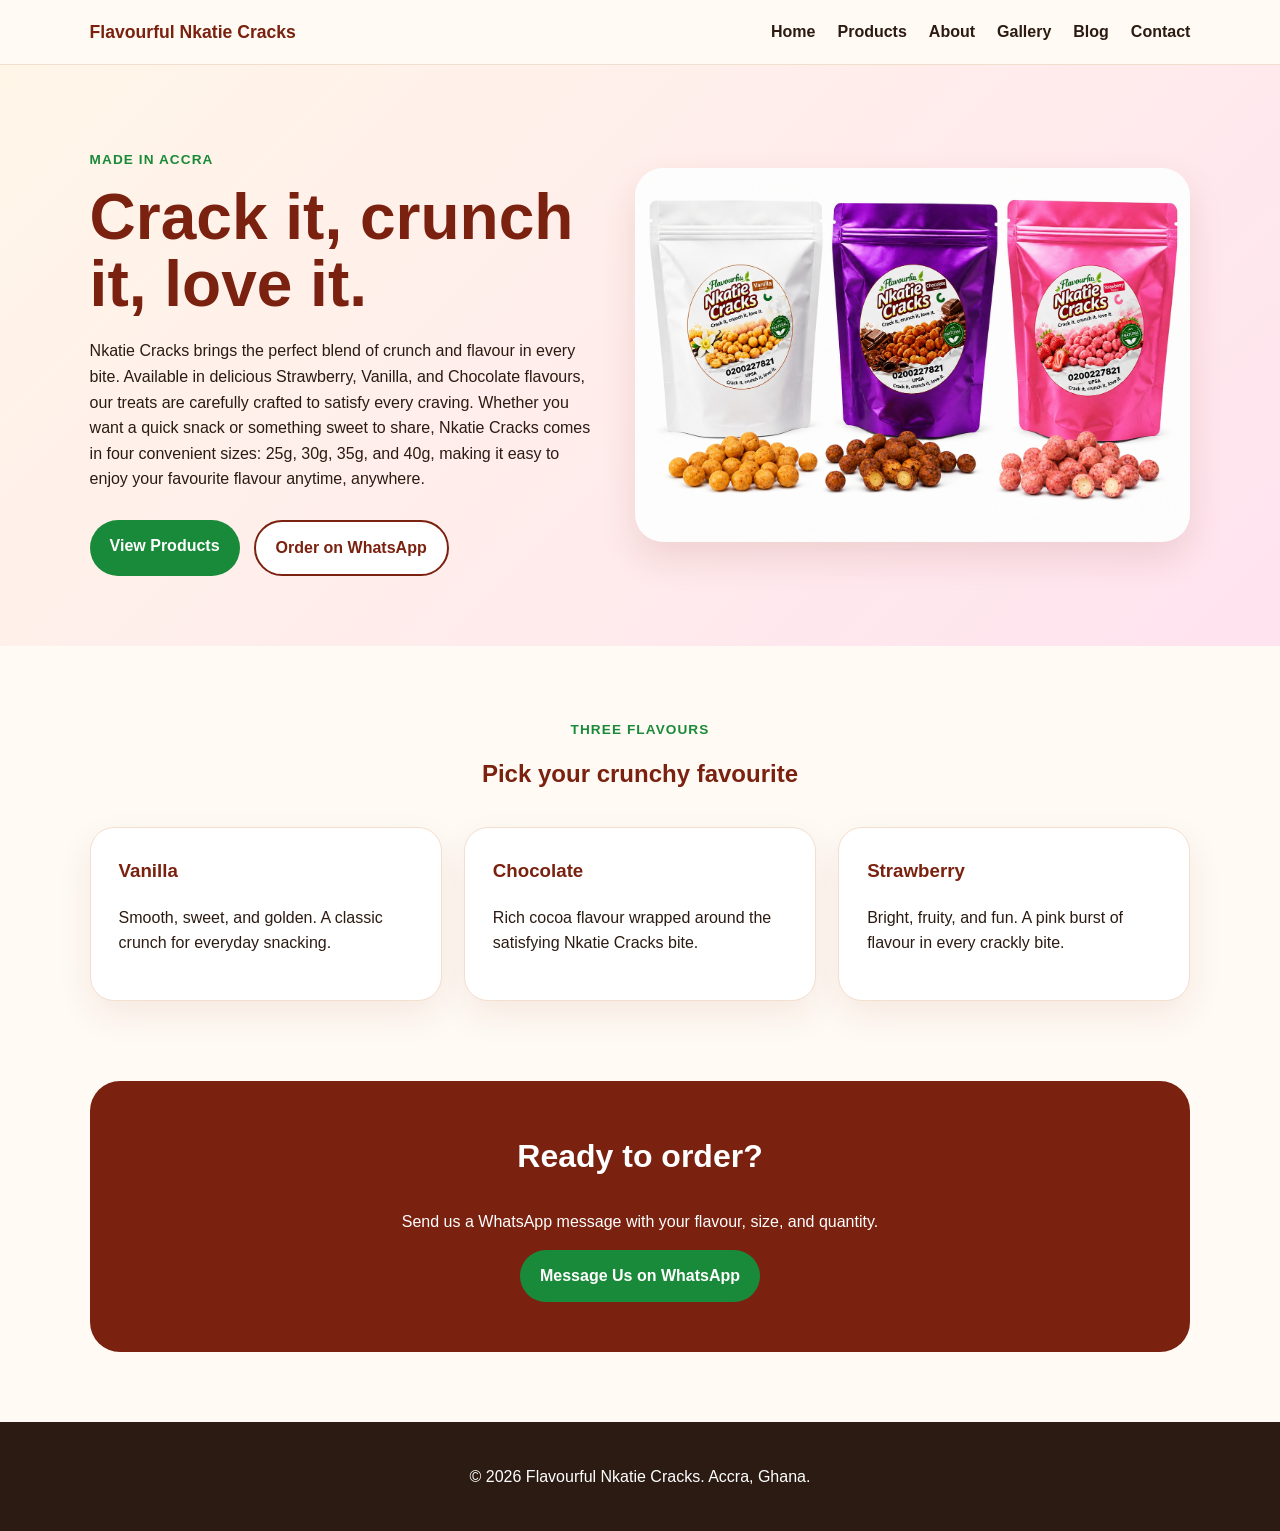
<file: index.html>
<!DOCTYPE html>
<html lang="en">
<head>
  <meta charset="UTF-8"><meta name="viewport" content="width=device-width, initial-scale=1.0">
  <meta name="description" content="Flavourful Nkatie Cracks offers crunchy peanut snacks in Strawberry, Vanilla, and Chocolate flavours, available in 25g, 30g, 35g, and 40g sizes in Accra.">
  <title>Flavourful Nkatie Cracks | Home</title>
  <link rel="stylesheet" href="style.css">
</head>
<body>
<header class="site-header">
  <a href="index.html" class="logo">Flavourful Nkatie Cracks</a>
  <button class="menu-toggle" aria-label="Open navigation">☰</button>
  <nav class="nav">
    <a href="index.html">Home</a>
    <a href="products.html">Products</a>
    <a href="about.html">About</a>
    <a href="gallery.html">Gallery</a>
    <a href="blog.html">Blog</a>
    <a href="contact.html">Contact</a>
  </nav>
</header>
<main>
  <section class="hero">
    <div class="hero-text">
      <p class="eyebrow">Made in Accra</p>
      <h1>Crack it, crunch it, love it.</h1>
      <p>Nkatie Cracks brings the perfect blend of crunch and flavour in every bite. Available in delicious Strawberry, Vanilla, and Chocolate flavours, our treats are carefully crafted to satisfy every craving. Whether you want a quick snack or something sweet to share, Nkatie Cracks comes in four convenient sizes: 25g, 30g, 35g, and 40g, making it easy to enjoy your favourite flavour anytime, anywhere.</p>
      <div class="hero-actions">
        <a class="btn primary" href="products.html">View Products</a>
        <a class="btn secondary" href="https://wa.me/233200227821?text=Hello%2C%20I%20want%20to%20order%20Nkatie%20Cracks" target="_blank" rel="noopener">Order on WhatsApp</a>
      </div>
    </div>
    <div class="hero-image"><img src="assets/products.png" alt="Flavourful Nkatie Cracks packs"></div>
  </section>
  <section class="section">
    <div class="section-heading"><p class="eyebrow">Three flavours</p><h2>Pick your crunchy favourite</h2></div>
    <div class="cards">
      <article class="card"><h3>Vanilla</h3><p>Smooth, sweet, and golden. A classic crunch for everyday snacking.</p></article>
      <article class="card"><h3>Chocolate</h3><p>Rich cocoa flavour wrapped around the satisfying Nkatie Cracks bite.</p></article>
      <article class="card"><h3>Strawberry</h3><p>Bright, fruity, and fun. A pink burst of flavour in every crackly bite.</p></article>
    </div>
  </section>
  <section class="cta">
    <h2>Ready to order?</h2>
    <p>Send us a WhatsApp message with your flavour, size, and quantity.</p>
    <a class="btn primary" href="https://wa.me/233200227821?text=Hello%2C%20I%20want%20to%20order%20Nkatie%20Cracks" target="_blank" rel="noopener">Message Us on WhatsApp</a>
  </section>
</main>
<footer>
  <p>&copy; 2026 Flavourful Nkatie Cracks. Accra, Ghana.</p>
</footer>
<script src="script.js"></script>
</body>
</html>
</file>
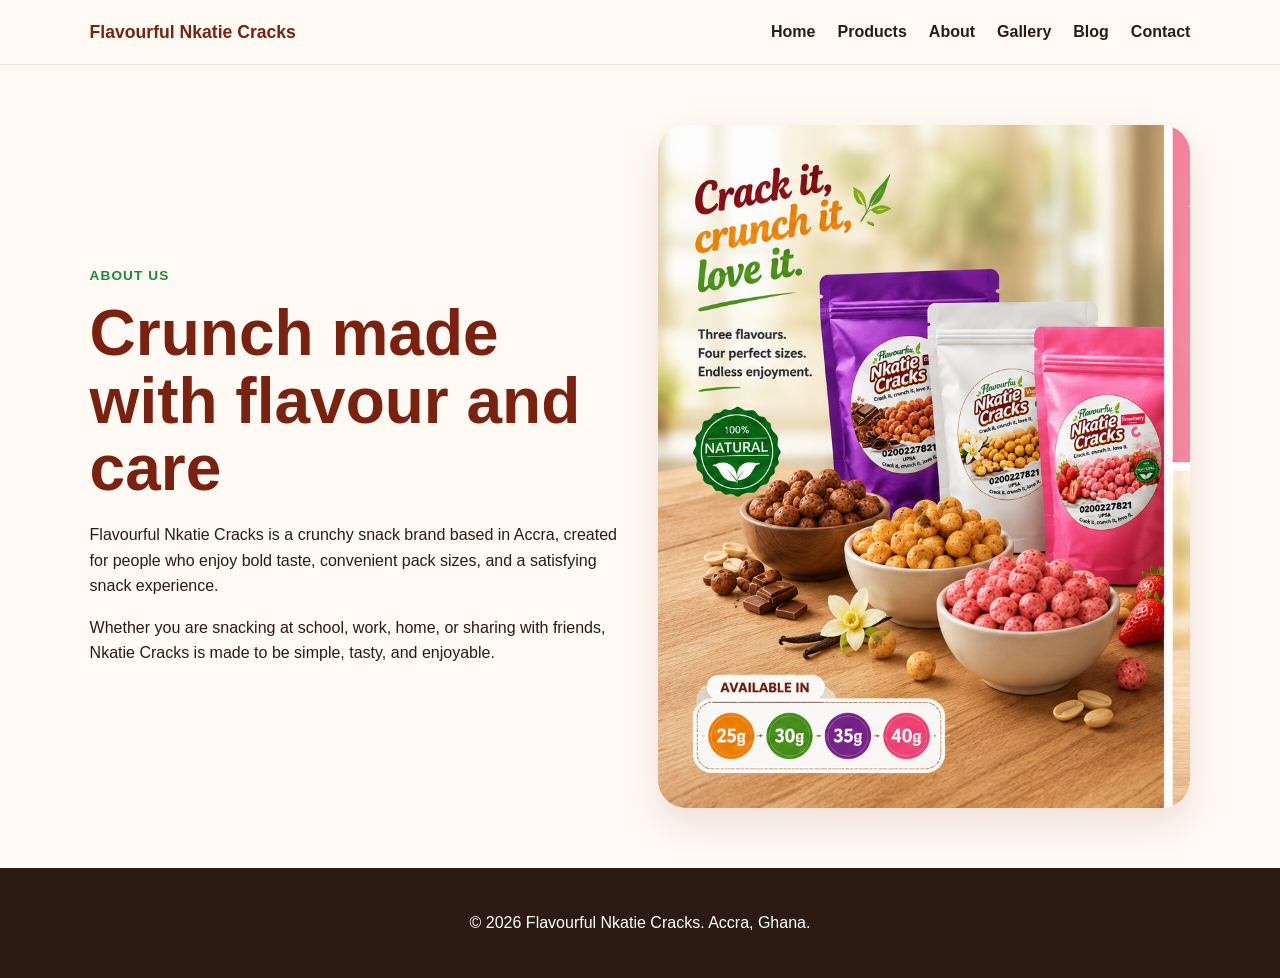
<file: about.html>
<!DOCTYPE html>
<html lang="en">
<head><meta charset="UTF-8"><meta name="viewport" content="width=device-width, initial-scale=1.0"><title>About | Flavourful Nkatie Cracks</title><link rel="stylesheet" href="style.css"></head>
<body>
<header class="site-header">
  <a href="index.html" class="logo">Flavourful Nkatie Cracks</a>
  <button class="menu-toggle" aria-label="Open navigation">☰</button>
  <nav class="nav">
    <a href="index.html">Home</a>
    <a href="products.html">Products</a>
    <a href="about.html">About</a>
    <a href="gallery.html">Gallery</a>
    <a href="blog.html">Blog</a>
    <a href="contact.html">Contact</a>
  </nav>
</header>
<main class="page">
  <section class="about-layout">
    <div><p class="eyebrow">About us</p><h1>Crunch made with flavour and care</h1><p>Flavourful Nkatie Cracks is a crunchy snack brand based in Accra, created for people who enjoy bold taste, convenient pack sizes, and a satisfying snack experience.</p><p>Whether you are snacking at school, work, home, or sharing with friends, Nkatie Cracks is made to be simple, tasty, and enjoyable.</p></div>
    <img src="assets/ad-1.png" alt="Flavourful Nkatie Cracks advert">
  </section>
</main>
<footer>
  <p>&copy; 2026 Flavourful Nkatie Cracks. Accra, Ghana.</p>
</footer>
<script src="script.js"></script>
</body>
</html>
</file>
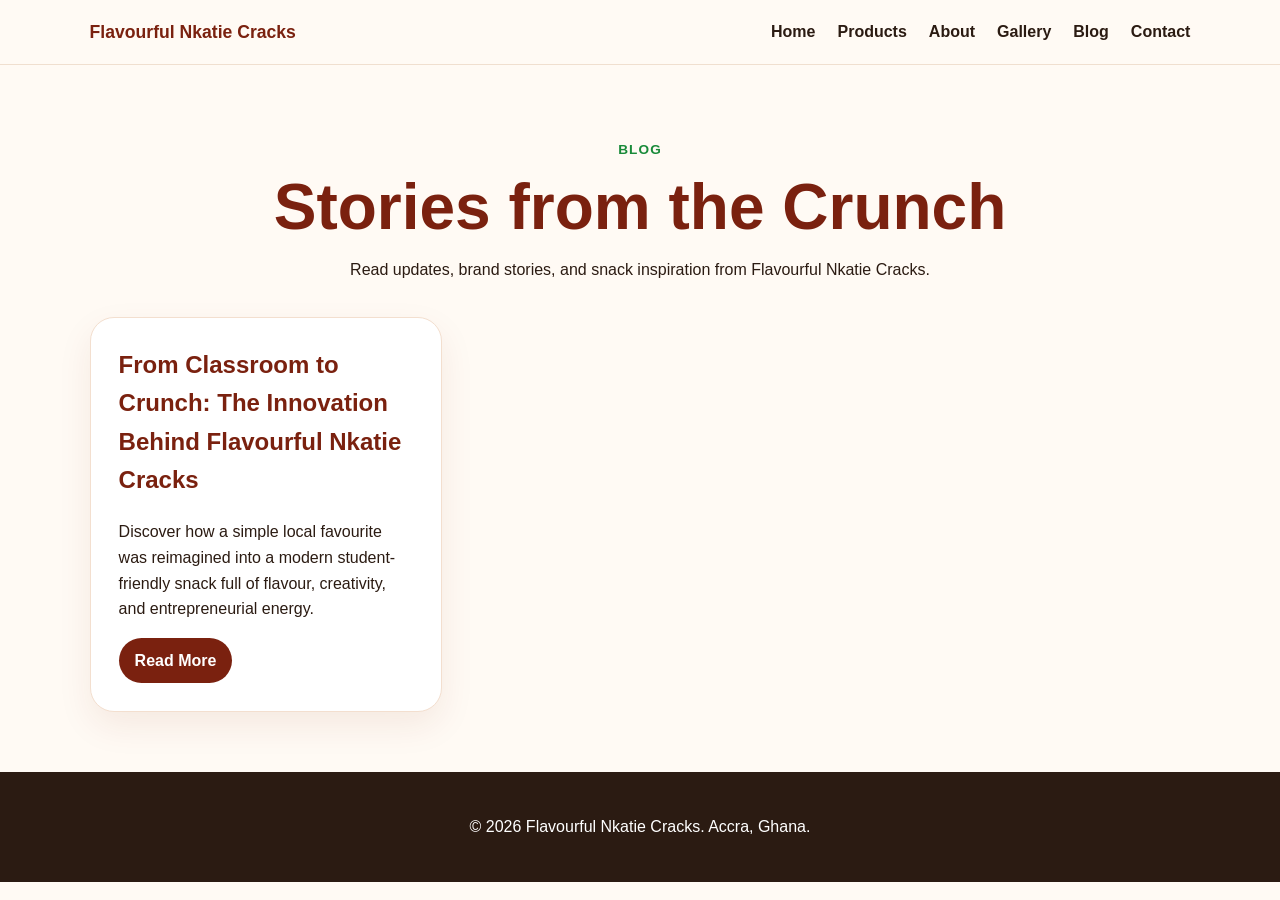
<file: blog.html>
<!DOCTYPE html>
<html lang="en">
<head>
  <meta charset="UTF-8">
  <meta name="viewport" content="width=device-width, initial-scale=1.0">
  <title>Blog | Flavourful Nkatie Cracks</title>
  <link rel="stylesheet" href="style.css">
</head>
<body>
<header class="site-header">
  <a href="index.html" class="logo">Flavourful Nkatie Cracks</a>
  <button class="menu-toggle" aria-label="Open navigation">☰</button>
  <nav class="nav">
    <a href="index.html">Home</a>
    <a href="products.html">Products</a>
    <a href="about.html">About</a>
    <a href="gallery.html">Gallery</a>
    <a href="blog.html">Blog</a>
    <a href="contact.html">Contact</a>
  </nav>
</header>
<main class="page">
  <section class="section-heading">
    <p class="eyebrow">Blog</p>
    <h1>Stories from the Crunch</h1>
    <p>Read updates, brand stories, and snack inspiration from Flavourful Nkatie Cracks.</p>
  </section>

  <section class="cards">
    <article class="card">
      <h2>From Classroom to Crunch: The Innovation Behind Flavourful Nkatie Cracks</h2>
      <p>Discover how a simple local favourite was reimagined into a modern student-friendly snack full of flavour, creativity, and entrepreneurial energy.</p>
      <a class="btn small" href="from-classroom-to-crunch.html">Read More</a>
    </article>
  </section>
</main>
<footer>
  <p>&copy; 2026 Flavourful Nkatie Cracks. Accra, Ghana.</p>
</footer>
<script src="script.js"></script>
</body>
</html>
</file>
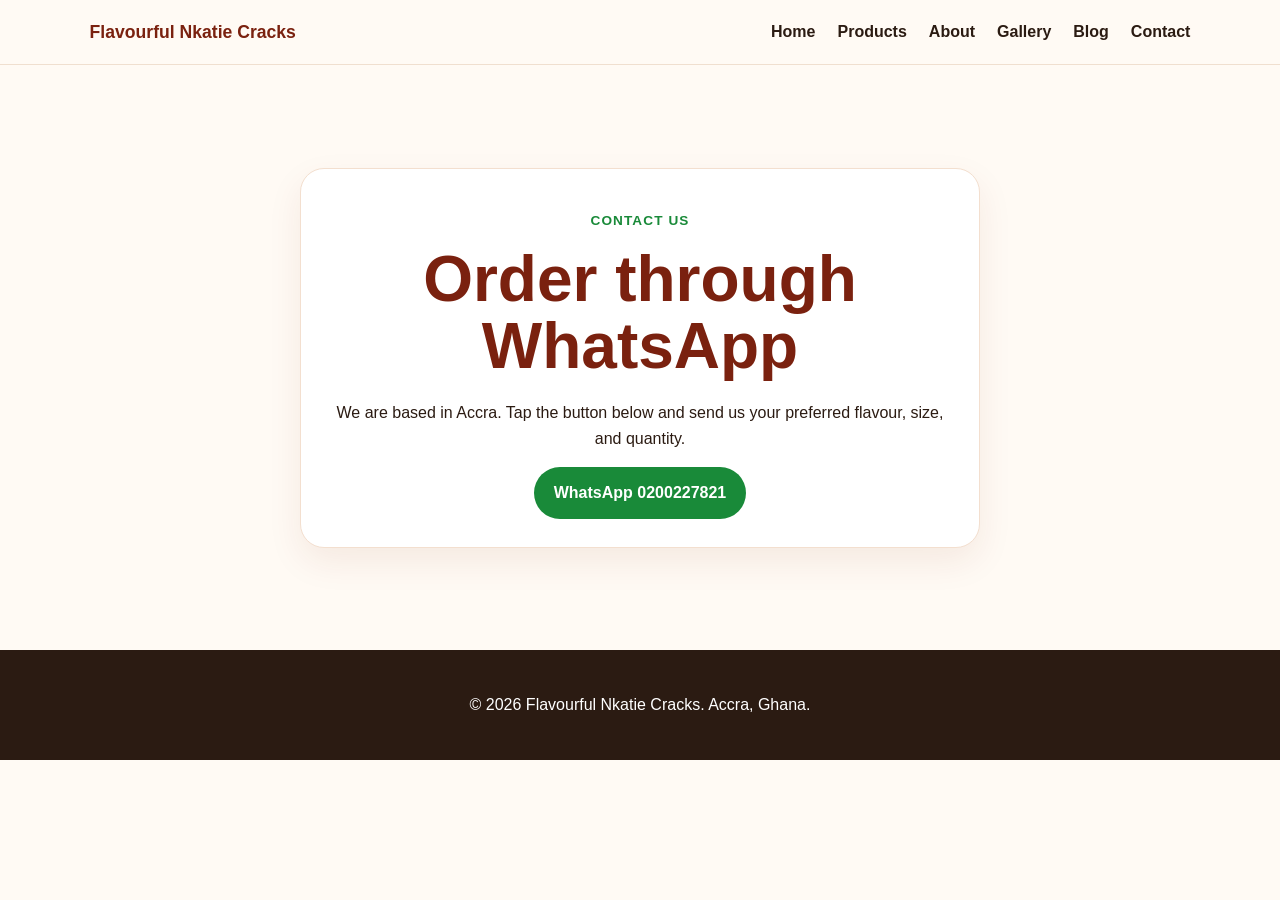
<file: contact.html>
<!DOCTYPE html>
<html lang="en">
<head><meta charset="UTF-8"><meta name="viewport" content="width=device-width, initial-scale=1.0"><title>Contact | Flavourful Nkatie Cracks</title><link rel="stylesheet" href="style.css"></head>
<body>
<header class="site-header">
  <a href="index.html" class="logo">Flavourful Nkatie Cracks</a>
  <button class="menu-toggle" aria-label="Open navigation">☰</button>
  <nav class="nav">
    <a href="index.html">Home</a>
    <a href="products.html">Products</a>
    <a href="about.html">About</a>
    <a href="gallery.html">Gallery</a>
    <a href="blog.html">Blog</a>
    <a href="contact.html">Contact</a>
  </nav>
</header>
<main class="page contact-page">
  <section class="contact-card"><p class="eyebrow">Contact us</p><h1>Order through WhatsApp</h1><p>We are based in Accra. Tap the button below and send us your preferred flavour, size, and quantity.</p><a class="btn primary" href="https://wa.me/233200227821?text=Hello%2C%20I%20want%20to%20order%20Nkatie%20Cracks" target="_blank" rel="noopener">WhatsApp 0200227821</a></section>
</main>
<footer>
  <p>&copy; 2026 Flavourful Nkatie Cracks. Accra, Ghana.</p>
</footer>
<script src="script.js"></script>
</body>
</html>
</file>
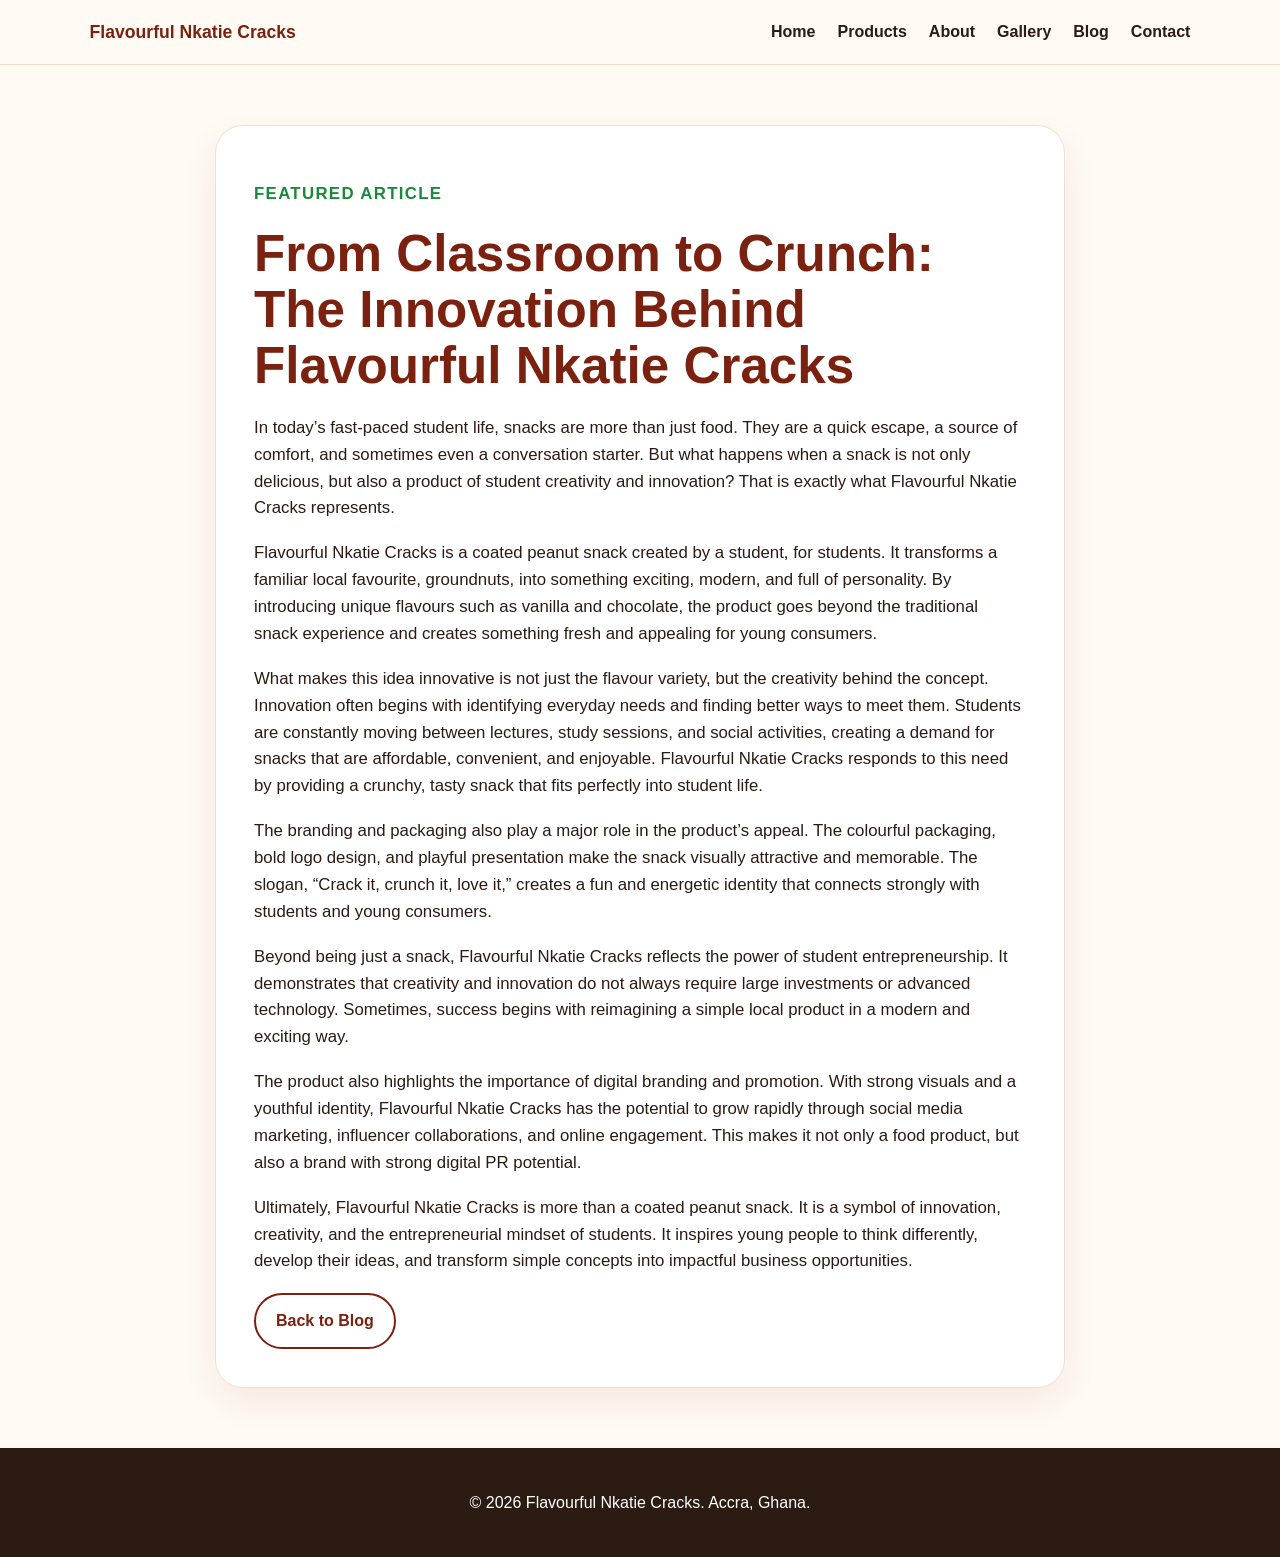
<file: from-classroom-to-crunch.html>
<!DOCTYPE html>
<html lang="en">
<head>
  <meta charset="UTF-8">
  <meta name="viewport" content="width=device-width, initial-scale=1.0">
  <title>From Classroom to Crunch | Flavourful Nkatie Cracks</title>
  <link rel="stylesheet" href="style.css">
</head>
<body>
<header class="site-header">
  <a href="index.html" class="logo">Flavourful Nkatie Cracks</a>
  <button class="menu-toggle" aria-label="Open navigation">☰</button>
  <nav class="nav">
    <a href="index.html">Home</a>
    <a href="products.html">Products</a>
    <a href="about.html">About</a>
    <a href="gallery.html">Gallery</a>
    <a href="blog.html">Blog</a>
    <a href="contact.html">Contact</a>
  </nav>
</header>
<main class="page">
  <article class="blog-post">
    <p class="eyebrow">Featured Article</p>
    <h1>From Classroom to Crunch: The Innovation Behind Flavourful Nkatie Cracks</h1>

    <p>In today’s fast-paced student life, snacks are more than just food. They are a quick escape, a source of comfort, and sometimes even a conversation starter. But what happens when a snack is not only delicious, but also a product of student creativity and innovation? That is exactly what Flavourful Nkatie Cracks represents.</p>

    <p>Flavourful Nkatie Cracks is a coated peanut snack created by a student, for students. It transforms a familiar local favourite, groundnuts, into something exciting, modern, and full of personality. By introducing unique flavours such as vanilla and chocolate, the product goes beyond the traditional snack experience and creates something fresh and appealing for young consumers.</p>

    <p>What makes this idea innovative is not just the flavour variety, but the creativity behind the concept. Innovation often begins with identifying everyday needs and finding better ways to meet them. Students are constantly moving between lectures, study sessions, and social activities, creating a demand for snacks that are affordable, convenient, and enjoyable. Flavourful Nkatie Cracks responds to this need by providing a crunchy, tasty snack that fits perfectly into student life.</p>

    <p>The branding and packaging also play a major role in the product’s appeal. The colourful packaging, bold logo design, and playful presentation make the snack visually attractive and memorable. The slogan, “Crack it, crunch it, love it,” creates a fun and energetic identity that connects strongly with students and young consumers.</p>

    <p>Beyond being just a snack, Flavourful Nkatie Cracks reflects the power of student entrepreneurship. It demonstrates that creativity and innovation do not always require large investments or advanced technology. Sometimes, success begins with reimagining a simple local product in a modern and exciting way.</p>

    <p>The product also highlights the importance of digital branding and promotion. With strong visuals and a youthful identity, Flavourful Nkatie Cracks has the potential to grow rapidly through social media marketing, influencer collaborations, and online engagement. This makes it not only a food product, but also a brand with strong digital PR potential.</p>

    <p>Ultimately, Flavourful Nkatie Cracks is more than a coated peanut snack. It is a symbol of innovation, creativity, and the entrepreneurial mindset of students. It inspires young people to think differently, develop their ideas, and transform simple concepts into impactful business opportunities.</p>

    <a class="btn secondary" href="blog.html">Back to Blog</a>
  </article>
</main>
<footer>
  <p>&copy; 2026 Flavourful Nkatie Cracks. Accra, Ghana.</p>
</footer>
<script src="script.js"></script>
</body>
</html>
</file>
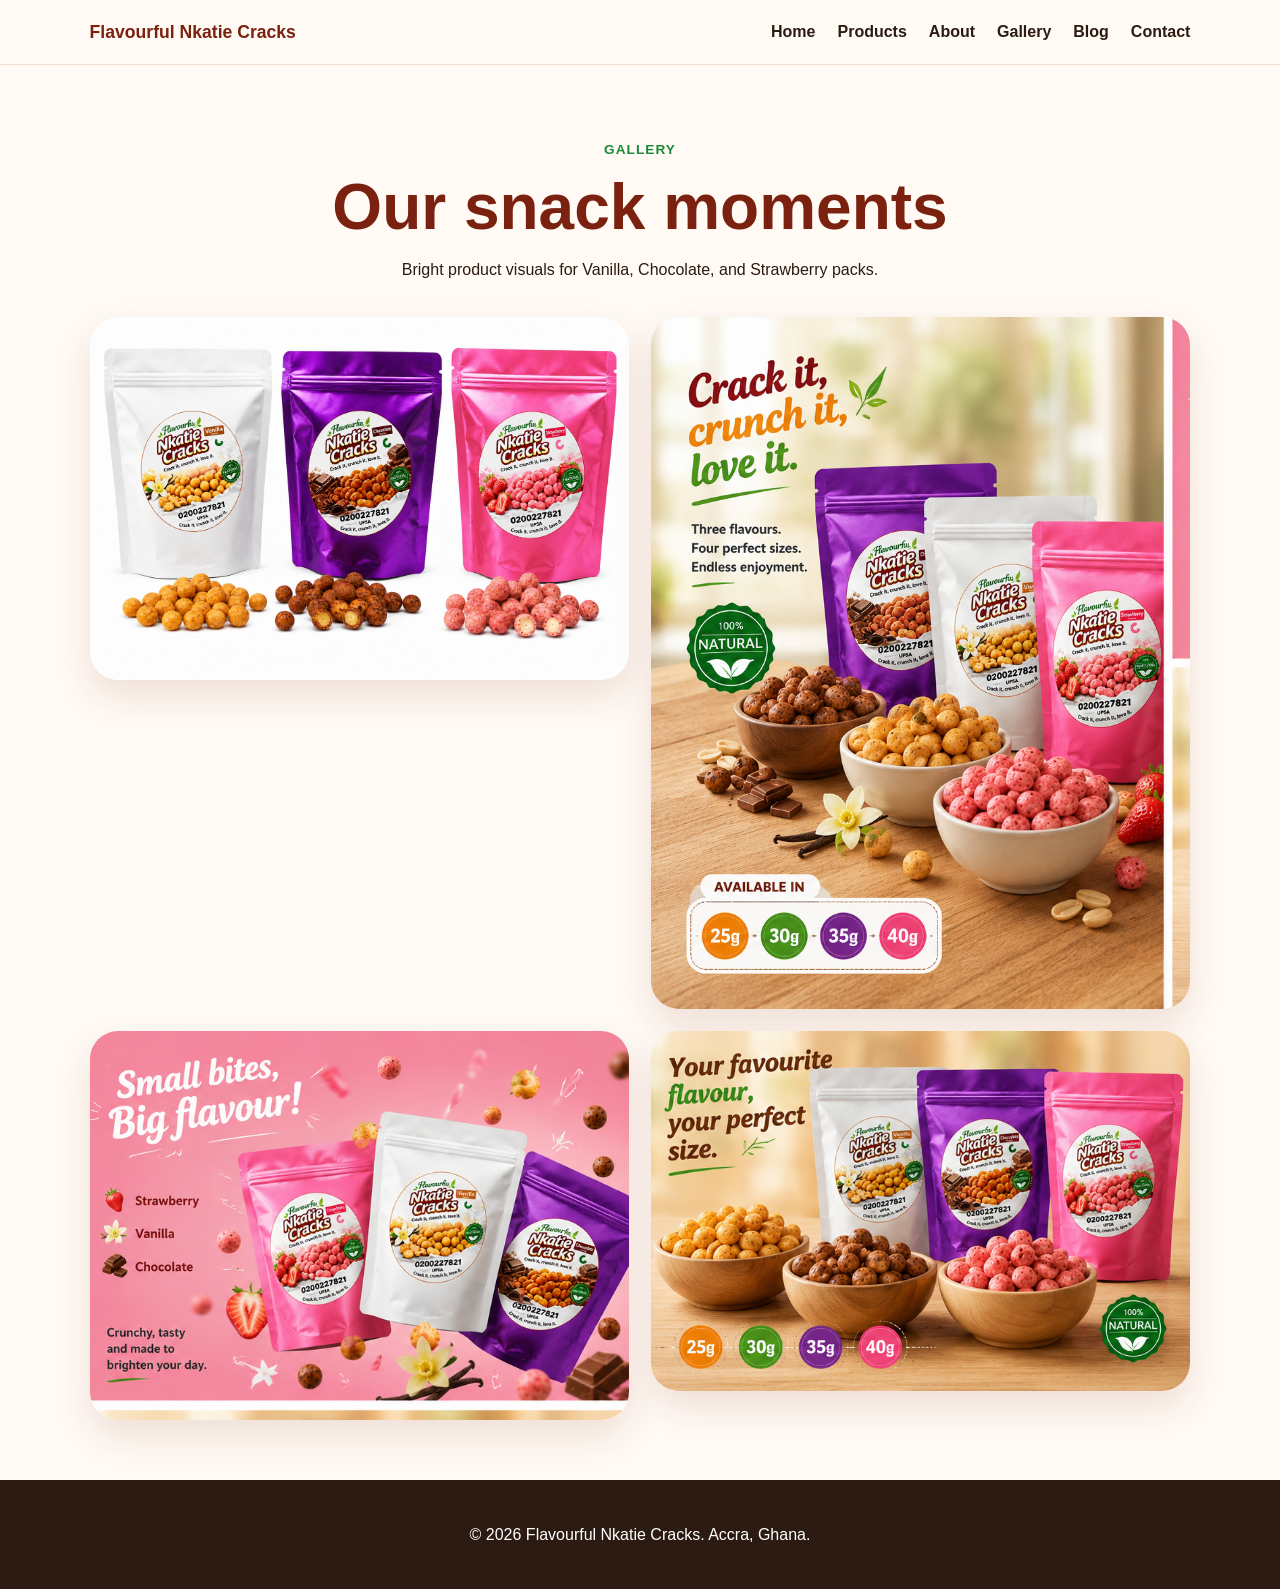
<file: gallery.html>
<!DOCTYPE html>
<html lang="en">
<head><meta charset="UTF-8"><meta name="viewport" content="width=device-width, initial-scale=1.0"><title>Gallery | Flavourful Nkatie Cracks</title><link rel="stylesheet" href="style.css"></head>
<body>
<header class="site-header">
  <a href="index.html" class="logo">Flavourful Nkatie Cracks</a>
  <button class="menu-toggle" aria-label="Open navigation">☰</button>
  <nav class="nav">
    <a href="index.html">Home</a>
    <a href="products.html">Products</a>
    <a href="about.html">About</a>
    <a href="gallery.html">Gallery</a>
    <a href="blog.html">Blog</a>
    <a href="contact.html">Contact</a>
  </nav>
</header>
<main class="page">
  <section class="section-heading"><p class="eyebrow">Gallery</p><h1>Our snack moments</h1><p>Bright product visuals for Vanilla, Chocolate, and Strawberry packs.</p></section>
  <section class="gallery"><img src="assets/products.png" alt="Product lineup"><img src="assets/ad-1.png" alt="Ad image one"><img src="assets/ad-2.png" alt="Ad image two"><img src="assets/ad-3.png" alt="Ad image three"></section>
</main>
<footer>
  <p>&copy; 2026 Flavourful Nkatie Cracks. Accra, Ghana.</p>
</footer>
<script src="script.js"></script>
</body>
</html>
</file>
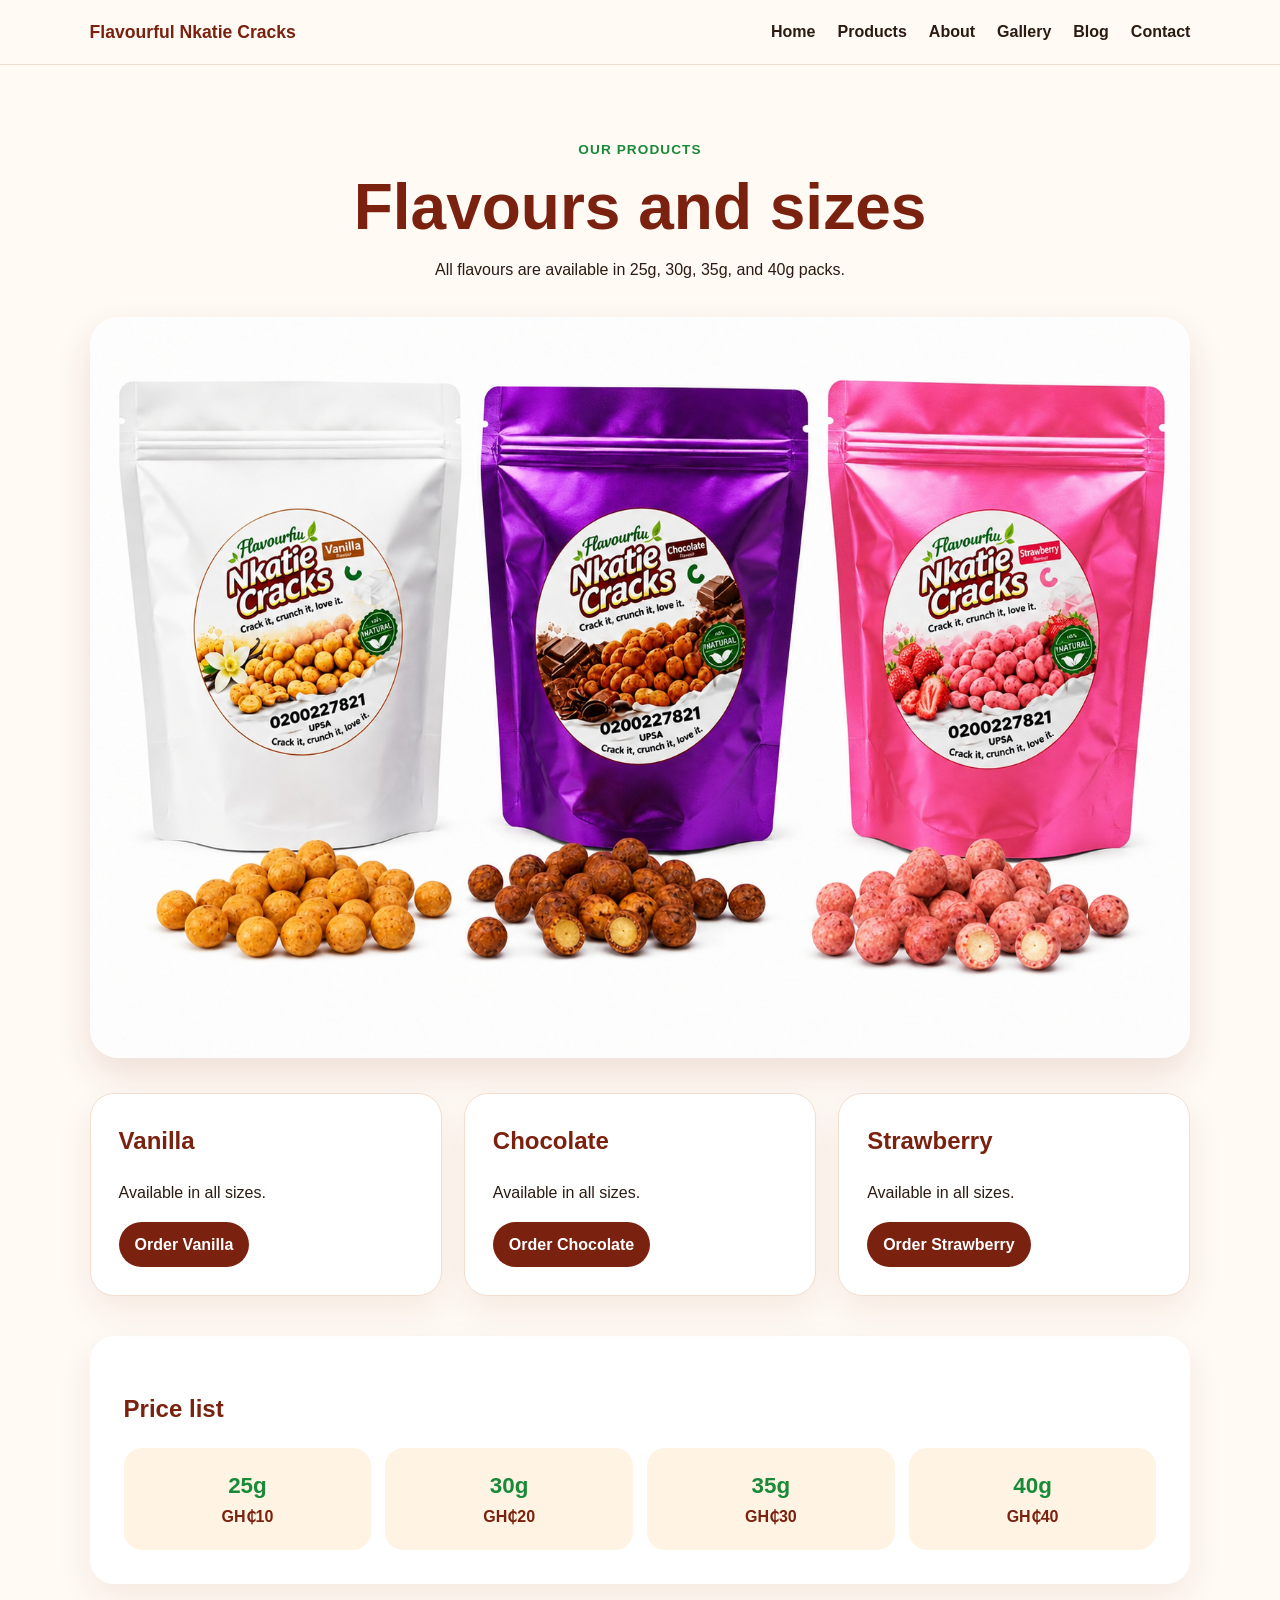
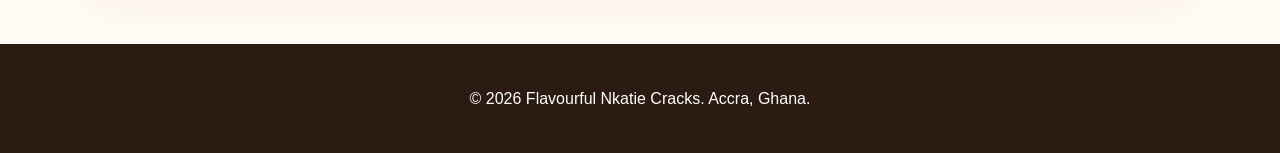
<file: products.html>
<!DOCTYPE html>
<html lang="en">
<head>
  <meta charset="UTF-8"><meta name="viewport" content="width=device-width, initial-scale=1.0">
  <title>Products | Flavourful Nkatie Cracks</title><link rel="stylesheet" href="style.css">
</head>
<body>
<header class="site-header">
  <a href="index.html" class="logo">Flavourful Nkatie Cracks</a>
  <button class="menu-toggle" aria-label="Open navigation">☰</button>
  <nav class="nav">
    <a href="index.html">Home</a>
    <a href="products.html">Products</a>
    <a href="about.html">About</a>
    <a href="gallery.html">Gallery</a>
    <a href="blog.html">Blog</a>
    <a href="contact.html">Contact</a>
  </nav>
</header>
<main class="page">
  <section class="section-heading"><p class="eyebrow">Our products</p><h1>Flavours and sizes</h1><p>All flavours are available in 25g, 30g, 35g, and 40g packs.</p></section>
  <section class="product-image"><img src="assets/products.png" alt="Three packs of Flavourful Nkatie Cracks"></section>
  <section class="cards product-grid">
    <article class="card"><h2>Vanilla</h2><p>Available in all sizes.</p><a class="btn small" href="https://wa.me/233200227821?text=Hello%2C%20I%20want%20to%20order%20Vanilla%20Nkatie%20Cracks" target="_blank" rel="noopener">Order Vanilla</a></article>
    <article class="card"><h2>Chocolate</h2><p>Available in all sizes.</p><a class="btn small" href="https://wa.me/233200227821?text=Hello%2C%20I%20want%20to%20order%20Chocolate%20Nkatie%20Cracks" target="_blank" rel="noopener">Order Chocolate</a></article>
    <article class="card"><h2>Strawberry</h2><p>Available in all sizes.</p><a class="btn small" href="https://wa.me/233200227821?text=Hello%2C%20I%20want%20to%20order%20Strawberry%20Nkatie%20Cracks" target="_blank" rel="noopener">Order Strawberry</a></article>
  </section>
  <section class="price-section"><h2>Price list</h2><div class="price-table"><div><strong>25g</strong><span>GH₵10</span></div><div><strong>30g</strong><span>GH₵20</span></div><div><strong>35g</strong><span>GH₵30</span></div><div><strong>40g</strong><span>GH₵40</span></div></div></section>
</main>
<footer>
  <p>&copy; 2026 Flavourful Nkatie Cracks. Accra, Ghana.</p>
</footer>
<script src="script.js"></script>
</body>
</html>
</file>
<file: style.css>
*{box-sizing:border-box}body{margin:0;font-family:Arial,Helvetica,sans-serif;color:#2b1b12;background:#fffaf4;line-height:1.6}img{max-width:100%;display:block}.site-header{position:sticky;top:0;z-index:10;display:flex;justify-content:space-between;align-items:center;padding:18px 7%;background:rgba(255,250,244,.95);border-bottom:1px solid #f0dfcf;backdrop-filter:blur(10px)}.logo{font-weight:800;color:#7a210f;text-decoration:none;font-size:1.1rem}.nav{display:flex;gap:22px}.nav a{color:#2b1b12;text-decoration:none;font-weight:700}.nav a:hover{color:#d13b78}.menu-toggle{display:none;border:0;background:#7a210f;color:white;padding:8px 12px;border-radius:10px;font-size:1.2rem}.hero{display:grid;grid-template-columns:1fr 1.1fr;align-items:center;gap:40px;padding:70px 7%;background:linear-gradient(135deg,#fff6e8,#ffe3ef)}.hero h1,.page h1{font-size:clamp(2.2rem,5vw,4.8rem);line-height:1.05;margin:10px 0 20px;color:#7a210f}.hero p{max-width:650px}.eyebrow{color:#198a39;font-weight:800;text-transform:uppercase;letter-spacing:.08em;font-size:.85rem}.hero-actions{display:flex;flex-wrap:wrap;gap:14px;margin-top:28px}.btn{display:inline-block;padding:13px 20px;border-radius:999px;text-decoration:none;font-weight:800;transition:transform .2s ease,box-shadow .2s ease}.btn:hover{transform:translateY(-2px);box-shadow:0 10px 24px rgba(122,33,15,.18)}.primary{background:#198a39;color:white}.secondary{background:white;color:#7a210f;border:2px solid #7a210f}.small{background:#7a210f;color:white;padding:10px 16px}.section,.page{padding:60px 7%}.section-heading{text-align:center;max-width:760px;margin:0 auto 34px}.section-heading h2,.section-heading h1{color:#7a210f;margin:5px 0 10px}.cards{display:grid;grid-template-columns:repeat(3,1fr);gap:22px}.card,.contact-card{background:white;padding:28px;border-radius:24px;box-shadow:0 14px 35px rgba(122,33,15,.08);border:1px solid #f3dfcf}.card h3,.card h2{color:#7a210f;margin-top:0}.cta{margin:20px 7% 70px;padding:50px 28px;text-align:center;background:#7a210f;color:white;border-radius:30px}.cta h2{margin-top:0;font-size:2rem}.product-image{max-width:1100px;margin:0 auto 35px}.product-grid{margin-bottom:40px}.price-section{background:#fff;padding:34px;border-radius:24px;box-shadow:0 14px 35px rgba(122,33,15,.08)}.price-section h2{color:#7a210f}.price-table{display:grid;grid-template-columns:repeat(4,1fr);gap:14px}.price-table div{background:#fff4e3;padding:20px;border-radius:18px;text-align:center}.price-table strong,.price-table span{display:block}.price-table strong{font-size:1.4rem;color:#198a39}.price-table span{font-weight:800;color:#7a210f}.about-layout{display:grid;grid-template-columns:1fr 1fr;gap:36px;align-items:center}.about-layout img,.gallery img,.hero-image img,.product-image img{border-radius:28px;box-shadow:0 16px 36px rgba(122,33,15,.12)}.gallery{display:grid;grid-template-columns:repeat(2,1fr);gap:22px}.contact-page{min-height:65vh;display:grid;place-items:center}.contact-card{max-width:680px;text-align:center}footer{text-align:center;padding:26px 7%;background:#2b1b12;color:white}@media(max-width:850px){.menu-toggle{display:block}.nav{position:absolute;top:70px;left:7%;right:7%;display:none;flex-direction:column;gap:12px;background:white;padding:18px;border-radius:18px;box-shadow:0 12px 30px rgba(0,0,0,.12)}.nav.open{display:flex}.hero,.about-layout,.cards,.gallery{grid-template-columns:1fr}.price-table{grid-template-columns:repeat(2,1fr)}.hero{padding-top:40px}}@media(max-width:480px){.price-table{grid-template-columns:1fr}.site-header{padding:16px 5%}.section,.page,.hero{padding-left:5%;padding-right:5%}} /* Blog page styling */
.blog-post {
  max-width: 850px;
  margin: 0 auto;
  background: white;
  padding: 38px;
  border-radius: 28px;
  box-shadow: 0 14px 35px rgba(122,33,15,.08);
  border: 1px solid #f3dfcf;
}

.blog-post h1 {
  color: #7a210f;
  font-size: clamp(2rem, 4vw, 3.4rem);
  line-height: 1.1;
}

.blog-post p {
  font-size: 1.05rem;
  margin-bottom: 18px;
}
</file>
